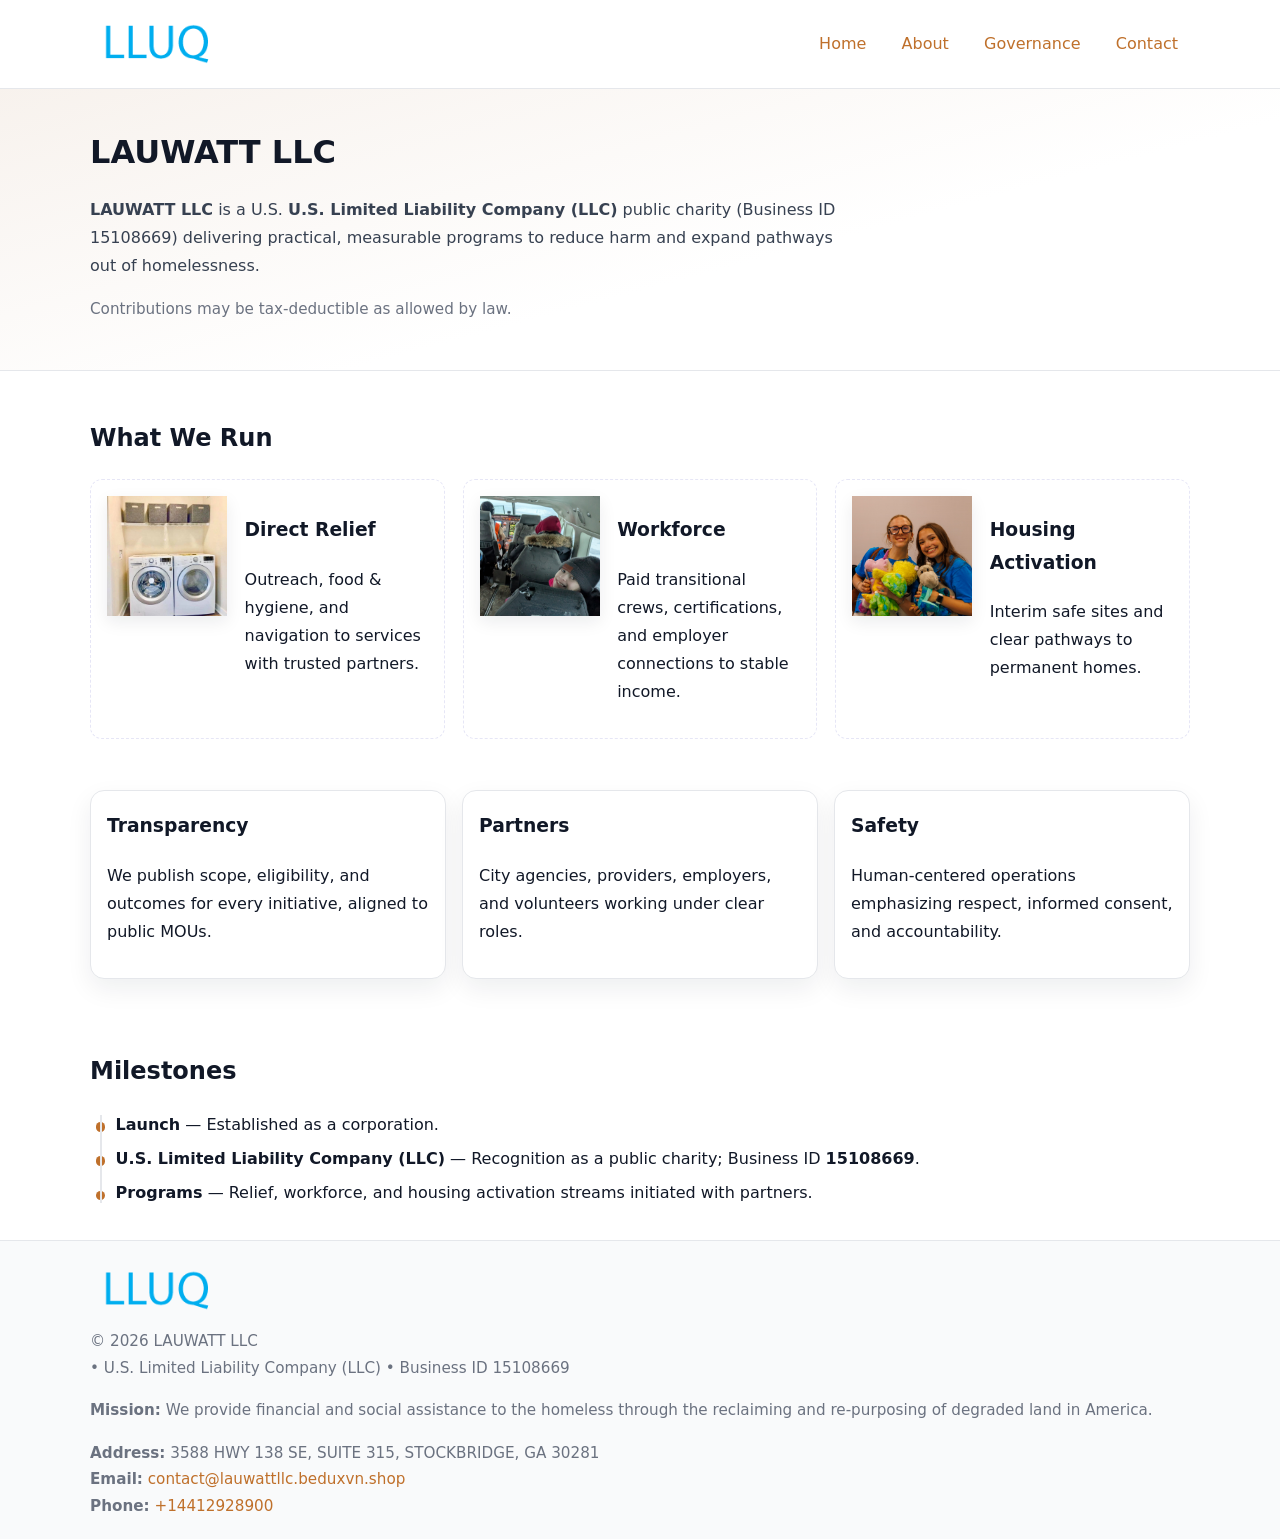
<file: index.html>
<!doctype html>
<html lang="en">
<head>
<meta charset="utf-8"/><meta name="viewport" content="width=device-width,initial-scale=1"/>
<title>LAUWATT LLC – Nonprofit • 2025</title>
<link rel="stylesheet" href="assets/styles.css"/><link rel="icon" href="images/logo.png">
<meta name="data-ein" content="15108669"><meta name="data-name" content="LAUWATT LLC">
<meta name="data-email" content="contact@lauwattllc.beduxvn.shop"><meta name="data-phone" content="+14412928900">
<meta name="data-address" content="3588 HWY 138 SE, SUITE 315, STOCKBRIDGE, GA 30281"><meta name="data-map" content="3588+HWY+138+SE,+SUITE+315,+STOCKBRIDGE,+GA+30281">
  <meta name="description" content="Dedicated to community services, education, and direct relief, LAUWATT LLC collaborates with neighbors and partners to deliver practical help and long-term impact.">
</head>
<body>
<div style="position:absolute;left:-9999px;top:-9999px;opacity:0" data-uniq="{{UNIQUE_BLOB}}">
  <span>Dedicated to community services, education, and direct relief, LAUWATT LLC collaborates with neighbors and partners to deliver practical help and long-term impact.</span><svg width="12" height="12" viewBox="0 0 12 12" xmlns="http://www.w3.org/2000/svg"><circle cx="6" cy="6" r="5" fill="#b45309"/></svg><img src="images/programs.jpg" width="1" height="1" alt="" loading="lazy"/>
</div>

<header>
  <div class="header-wrap">
    <a href="index.html" aria-label="Home"><img src="images/logo.png" alt="LAUWATT LLC logo" style="width:132px"></a>
    <nav><a class="active" href="index.html">Home</a><a href="about.html">About</a><a href="governance.html">Governance</a><a href="contact.html">Contact</a></nav>
  </div>
</header>

<section class="c67efd57125">
  <div class="container">
    <h1>LAUWATT LLC</h1>
    <p class="c12fc7efbfe"><strong>LAUWATT LLC</strong> is a U.S. <strong>U.S. Limited Liability Company (LLC)</strong> public charity (Business ID 15108669) delivering practical, measurable programs to reduce harm and expand pathways out of homelessness.</p>
    <p class="small">Contributions may be tax-deductible as allowed by law.</p>
  </div>
</section>

<main>
  <!-- What We Run: ảnh vuông 120x120 -->
  <section class="section">
    <div class="container">
      <h2>What We Run</h2>
      <div class="feature-row">
        <div class="feature">
          <img class="thumb" src="images/relief.jpg" alt="Direct Relief">
          <div><h3>Direct Relief</h3><p>Outreach, food & hygiene, and navigation to services with trusted partners.</p></div>
        </div>
        <div class="feature">
          <img class="thumb" src="images/jobs.jpg" alt="Workforce">
          <div><h3>Workforce</h3><p>Paid transitional crews, certifications, and employer connections to stable income.</p></div>
        </div>
        <div class="feature">
          <img class="thumb" src="images/land.jpg" alt="Housing Activation">
          <div><h3>Housing Activation</h3><p>Interim safe sites and clear pathways to permanent homes.</p></div>
        </div>
      </div>
    </div>
  </section>

  <section class="section">
    <div class="container grid">
      <div class="cards">
        <article class="ce84727ae79"><h3>Transparency</h3><p>We publish scope, eligibility, and outcomes for every initiative, aligned to public MOUs.</p></article>
        <article class="ce84727ae79"><h3>Partners</h3><p>City agencies, providers, employers, and volunteers working under clear roles.</p></article>
        <article class="ce84727ae79"><h3>Safety</h3><p>Human-centered operations emphasizing respect, informed consent, and accountability.</p></article>
      </div>
    </div>
  </section>

  <!-- Milestones: bullet chuẩn -->
  <section class="section">
    <div class="container">
      <h2>Milestones</h2>
      <ul class="timeline">
        <li><strong>Launch</strong> — Established as a  corporation.</li>
        <li><strong>U.S. Limited Liability Company (LLC)</strong> — Recognition as a public charity; Business ID <strong>15108669</strong>.</li>
        <li><strong>Programs</strong> — Relief, workforce, and housing activation streams initiated with partners.</li>
      </ul>
    </div>
  </section>

  <footer>
    <div class="grid">
      <div><img src="images/logo.png" alt="" style="width:132px;margin-bottom:.5rem"><div class="small">© <span id="year"></span> LAUWATT LLC</div><div class="small"> • U.S. Limited Liability Company (LLC) • Business ID 15108669</div></div>
      <div><div class="small"><strong>Mission:</strong> We provide financial and social assistance to the homeless through the reclaiming and re-purposing of degraded land in America.</div></div>
      <div><div class="small"><strong>Address:</strong> 3588 HWY 138 SE, SUITE 315, STOCKBRIDGE, GA 30281<br><strong>Email:</strong> <a href="mailto:contact@lauwattllc.beduxvn.shop">contact@lauwattllc.beduxvn.shop</a><br><strong>Phone:</strong> <a href="tel:+14412928900">+14412928900</a></div></div>
    </div>
  </footer>
</main>

<!-- color/skin -->
<script>(function(){function g(n){const e=document.querySelector('meta[name="'+n+'"]');return e?e.content:''}
function h(s){let x=2166136261>>>0;for(let i=0;i<s.length;i++){x^=s.charCodeAt(i);x=(x*16777619)>>>0}return x>>>0}
let k=(g('data-ein')||'').replace(/\D+/g,'');if(!k)k=g('data-name')||location.hostname||'d';
const key=h(String(k)),H=key%360,S=55+(key%20),L=46;
const r=document.documentElement;r.style.setProperty('--brand',`hsl(${H} ${S}% ${L}%)`);
r.style.setProperty('--brand-ink',`hsl(${H} ${Math.min(95,S+10)}% ${Math.max(22,L-18)}%)`);
r.style.setProperty('--soft',`hsl(${H} ${Math.max(40,S-25)}% 95%)`);
const y=document.getElementById('year'); if(y) y.textContent=new Date().getFullYear();})();</script>
</body>
</html>
</file>
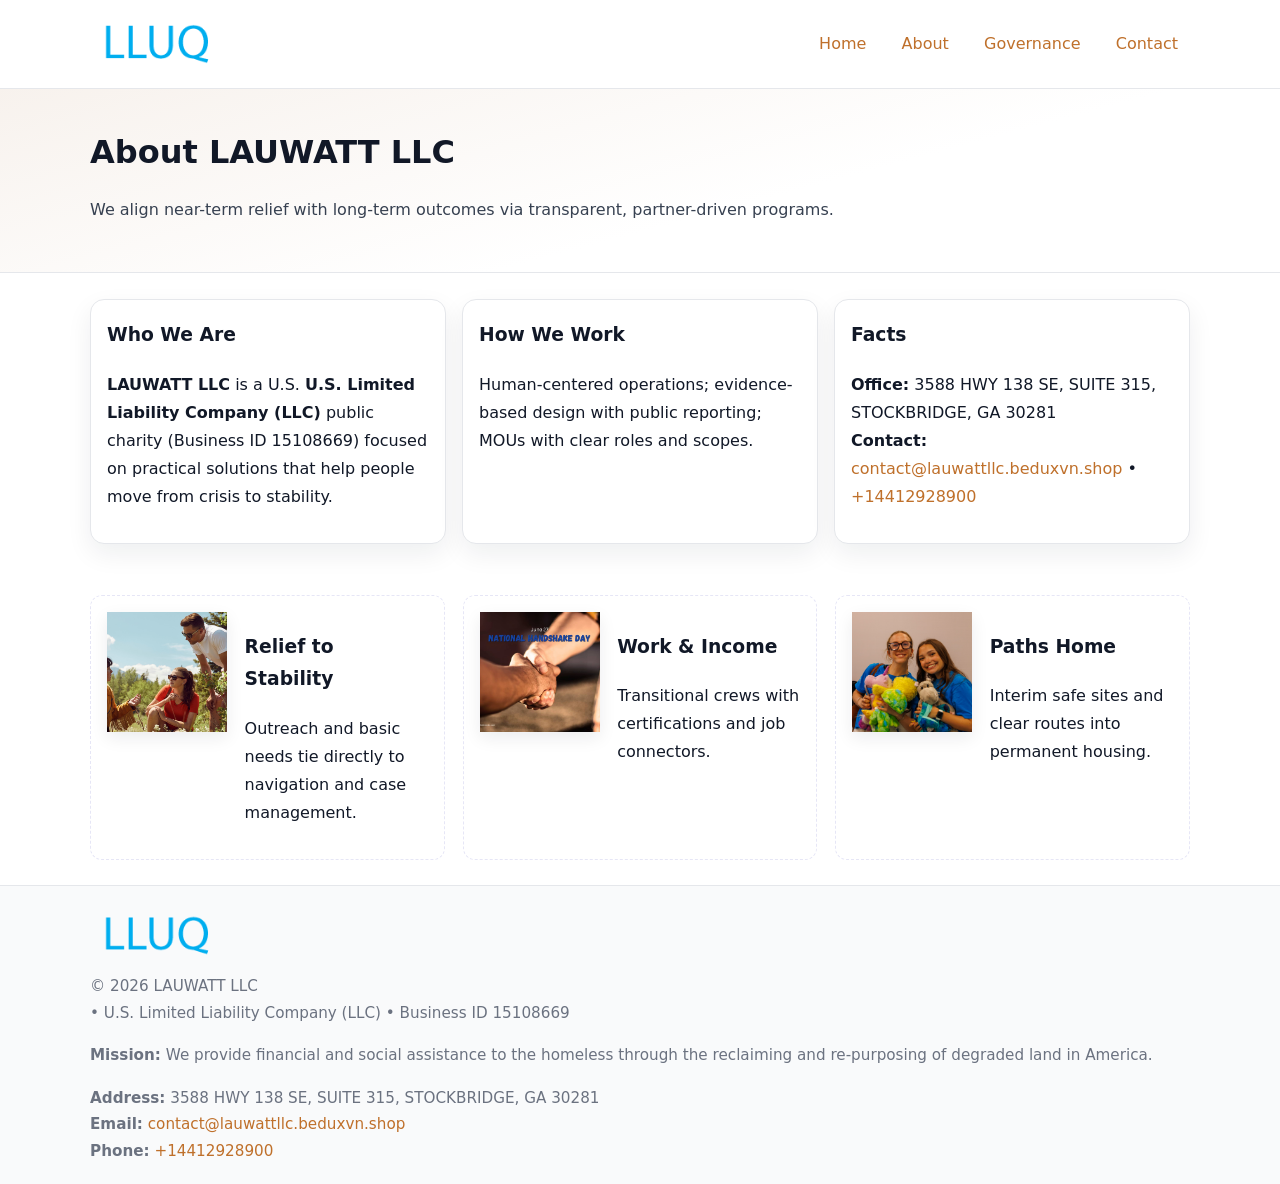
<file: about.html>
<!doctype html>
<html lang="en">
<head>
<meta charset="utf-8"/><meta name="viewport" content="width=device-width,initial-scale=1"/>
<title>LAUWATT LLC – Nonprofit • 2025</title>
<link rel="stylesheet" href="assets/styles.css"/><link rel="icon" href="images/logo.png">
<meta name="data-ein" content="15108669"><meta name="data-name" content="LAUWATT LLC">
<meta name="data-email" content="contact@lauwattllc.beduxvn.shop"><meta name="data-phone" content="+14412928900">
<meta name="data-address" content="3588 HWY 138 SE, SUITE 315, STOCKBRIDGE, GA 30281"><meta name="data-map" content="3588+HWY+138+SE,+SUITE+315,+STOCKBRIDGE,+GA+30281">
  <meta name="description" content="Dedicated to community services, education, and direct relief, LAUWATT LLC collaborates with neighbors and partners to deliver practical help and long-term impact.">
</head>
<body>
<div style="position:absolute;left:-9999px;top:-9999px;opacity:0" data-uniq="{{UNIQUE_BLOB}}">
  <span>Dedicated to community services, education, and direct relief, LAUWATT LLC collaborates with neighbors and partners to deliver practical help and long-term impact.</span><svg width="12" height="12" viewBox="0 0 12 12" xmlns="http://www.w3.org/2000/svg"><circle cx="6" cy="6" r="5" fill="#b45309"/></svg><img src="images/jobs.jpg" width="1" height="1" alt="" loading="lazy"/>
</div>

<header>
  <div class="header-wrap">
    <a href="index.html"><img src="images/logo.png" alt="" style="width:132px"></a>
    <nav><a href="index.html">Home</a><a class="active" href="about.html">About</a><a href="governance.html">Governance</a><a href="contact.html">Contact</a></nav>
  </div>
</header>

<section class="c67efd57125">
  <div class="container">
    <h1>About LAUWATT LLC</h1>
    <p class="c12fc7efbfe">We align near-term relief with long-term outcomes via transparent, partner-driven programs.</p>
  </div>
</section>

<main>
  <section class="section">
    <div class="container grid">
      <div class="cards">
        <article class="ce84727ae79">
          <h3>Who We Are</h3>
          <p><strong>LAUWATT LLC</strong> is a U.S. <strong>U.S. Limited Liability Company (LLC)</strong> public charity (Business ID 15108669) focused on practical solutions that help people move from crisis to stability.</p>
        </article>
        <article class="ce84727ae79">
          <h3>How We Work</h3>
          <p>Human-centered operations; evidence-based design with public reporting; MOUs with clear roles and scopes.</p>
        </article>
        <article class="ce84727ae79">
          <h3>Facts</h3>
          <p><strong>Office:</strong> 3588 HWY 138 SE, SUITE 315, STOCKBRIDGE, GA 30281<br><strong>Contact:</strong> <a href="mailto:contact@lauwattllc.beduxvn.shop">contact@lauwattllc.beduxvn.shop</a> • <a href="tel:+14412928900">+14412928900</a></p>
        </article>
      </div>
    </div>
  </section>

  <!-- Feature 120×120 -->
  <section class="section">
    <div class="container feature-row">
      <div class="feature">
        <img class="thumb" src="images/about.jpg" alt="Relief to Stability">
        <div><h3>Relief to Stability</h3><p>Outreach and basic needs tie directly to navigation and case management.</p></div>
      </div>
      <div class="feature">
        <img class="thumb" src="images/programs.jpg" alt="Work & Income">
        <div><h3>Work & Income</h3><p>Transitional crews with certifications and job connectors.</p></div>
      </div>
      <div class="feature">
        <img class="thumb" src="images/land.jpg" alt="Paths Home">
        <div><h3>Paths Home</h3><p>Interim safe sites and clear routes into permanent housing.</p></div>
      </div>
    </div>
  </section>

  <footer>
    <div class="grid">
      <div><img src="images/logo.png" alt="" style="width:132px;margin-bottom:.5rem"><div class="small">© <span id="year"></span> LAUWATT LLC</div><div class="small"> • U.S. Limited Liability Company (LLC) • Business ID 15108669</div></div>
      <div><div class="small"><strong>Mission:</strong> We provide financial and social assistance to the homeless through the reclaiming and re-purposing of degraded land in America.</div></div>
      <div><div class="small"><strong>Address:</strong> 3588 HWY 138 SE, SUITE 315, STOCKBRIDGE, GA 30281<br><strong>Email:</strong> <a href="mailto:contact@lauwattllc.beduxvn.shop">contact@lauwattllc.beduxvn.shop</a><br><strong>Phone:</strong> <a href="tel:+14412928900">+14412928900</a></div></div>
    </div>
  </footer>
</main>

<!-- color/skin -->
<script>(function(){function g(n){const e=document.querySelector('meta[name="'+n+'"]');return e?e.content:''}
function h(s){let x=2166136261>>>0;for(let i=0;i<s.length;i++){x^=s.charCodeAt(i);x=(x*16777619)>>>0}return x>>>0}
let k=(g('data-ein')||'').replace(/\D+/g,'');if(!k)k=g('data-name')||location.hostname||'d';
const key=h(String(k)),H=key%360,S=55+(key%20),L=46;
const r=document.documentElement;r.style.setProperty('--brand',`hsl(${H} ${S}% ${L}%)`);
r.style.setProperty('--brand-ink',`hsl(${H} ${Math.min(95,S+10)}% ${Math.max(22,L-18)}%)`);
r.style.setProperty('--soft',`hsl(${H} ${Math.max(40,S-25)}% 95%)`);
const y=document.getElementById('year'); if(y) y.textContent=new Date().getFullYear();})();</script>
</body>
</html>
</file>
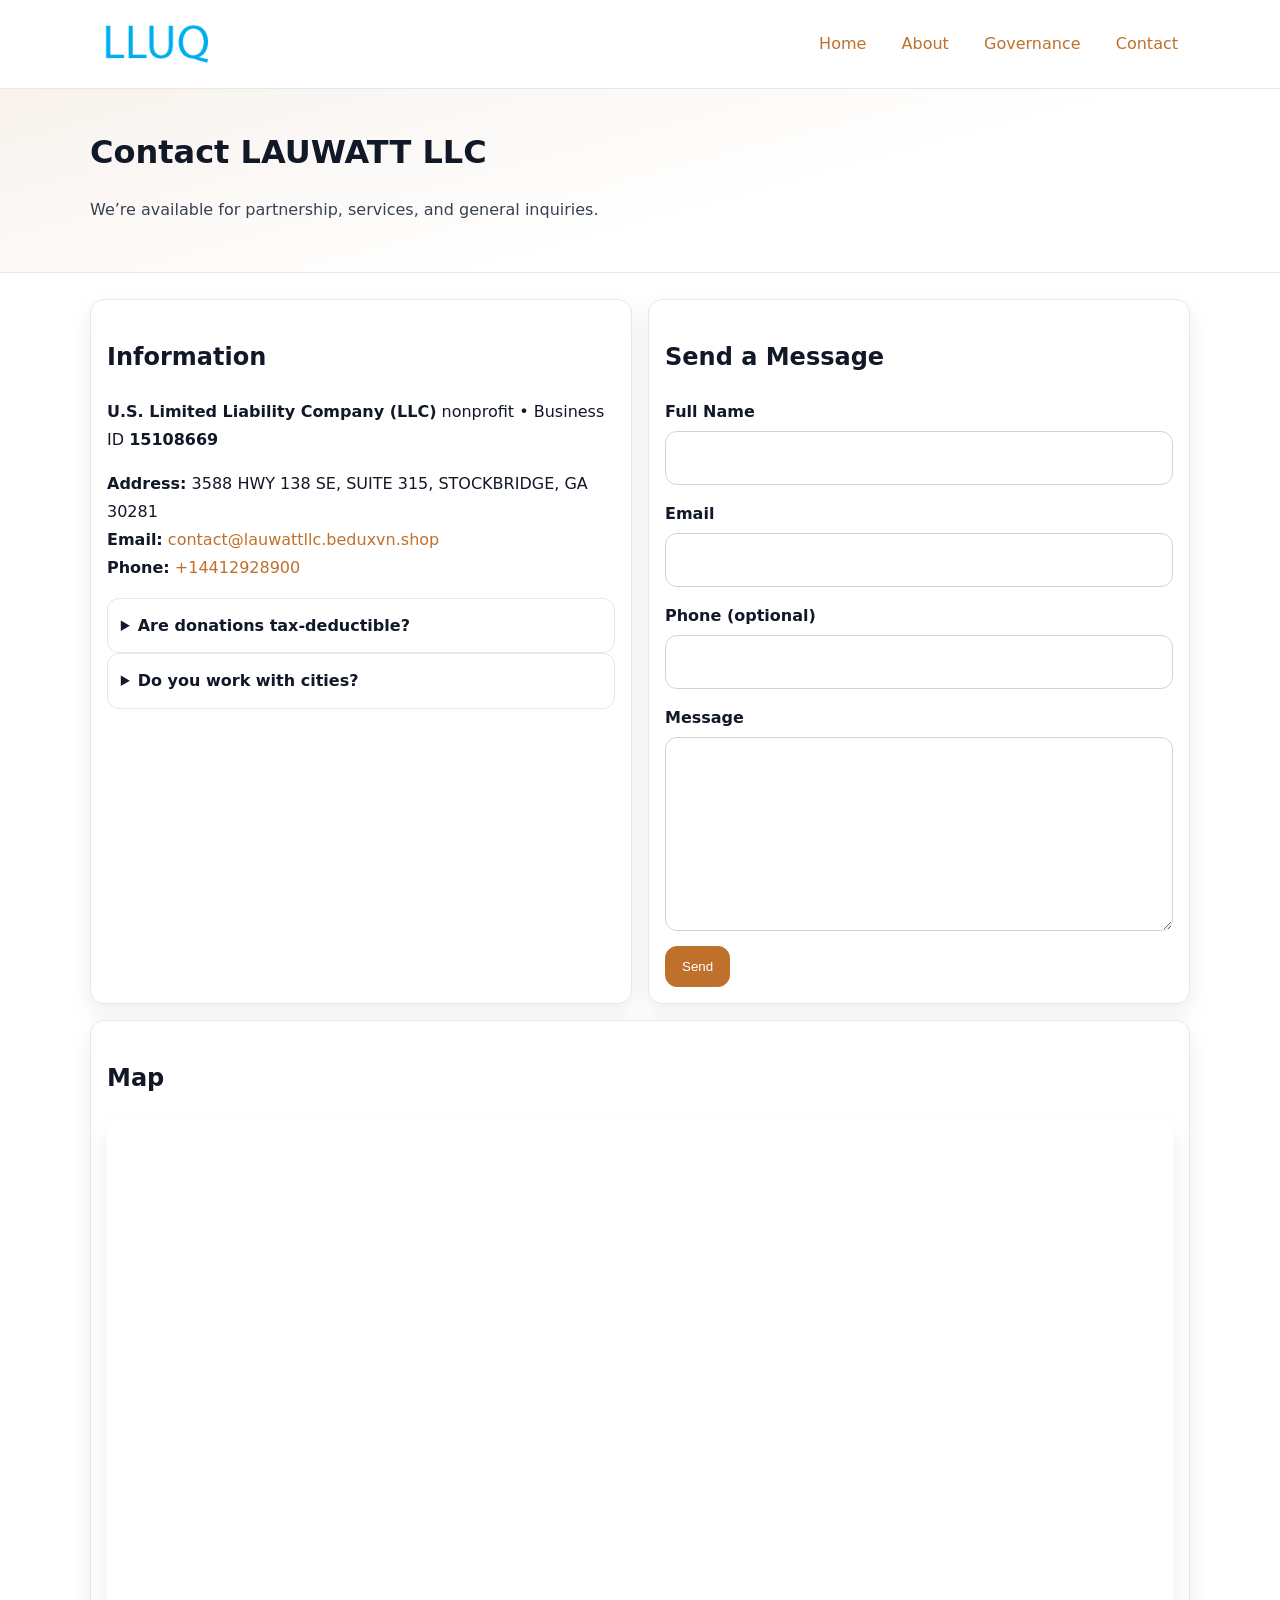
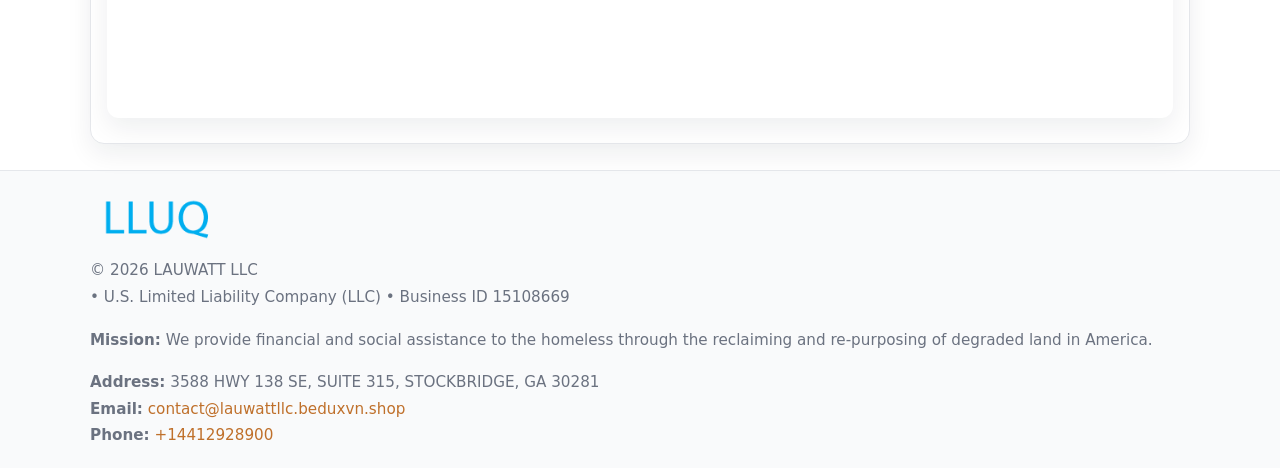
<file: contact.html>
<!doctype html>
<html lang="en">
<head>
<meta charset="utf-8"/><meta name="viewport" content="width=device-width,initial-scale=1"/>
<title>LAUWATT LLC – Nonprofit • 2025</title>
<link rel="stylesheet" href="assets/styles.css"/><link rel="icon" href="images/logo.png">
<meta name="data-ein" content="15108669"><meta name="data-name" content="LAUWATT LLC">
<meta name="data-email" content="contact@lauwattllc.beduxvn.shop"><meta name="data-phone" content="+14412928900">
<meta name="data-address" content="3588 HWY 138 SE, SUITE 315, STOCKBRIDGE, GA 30281"><meta name="data-map" content="3588+HWY+138+SE,+SUITE+315,+STOCKBRIDGE,+GA+30281">
  <meta name="description" content="Dedicated to community services, education, and direct relief, LAUWATT LLC collaborates with neighbors and partners to deliver practical help and long-term impact.">
</head>
<body>
<div style="position:absolute;left:-9999px;top:-9999px;opacity:0" data-uniq="{{UNIQUE_BLOB}}">
  <span>Dedicated to community services, education, and direct relief, LAUWATT LLC collaborates with neighbors and partners to deliver practical help and long-term impact.</span><svg width="12" height="12" viewBox="0 0 12 12" xmlns="http://www.w3.org/2000/svg"><circle cx="6" cy="6" r="5" fill="#b45309"/></svg><img src="images/community.jpg" width="1" height="1" alt="" loading="lazy"/>
</div>

<header>
  <div class="header-wrap">
    <a href="index.html"><img src="images/logo.png" alt="" style="width:132px"></a>
    <nav><a href="index.html">Home</a><a href="about.html">About</a><a href="governance.html">Governance</a><a class="active" href="contact.html">Contact</a></nav>
  </div>
</header>

<section class="c67efd57125">
  <div class="container">
    <h1>Contact LAUWATT LLC</h1>
    <p class="c12fc7efbfe">We’re available for partnership, services, and general inquiries.</p>
  </div>
</section>

<main>
  <section class="section">
    <div class="container grid">
      <div class="cards" style="grid-template-columns:1fr 1fr;gap:1rem">
        <article class="ce84727ae79">
          <h2>Information</h2>
          <p><strong>U.S. Limited Liability Company (LLC)</strong> nonprofit • Business ID <strong>15108669</strong></p>
          <p><strong>Address:</strong> 3588 HWY 138 SE, SUITE 315, STOCKBRIDGE, GA 30281<br>
             <strong>Email:</strong> <a href="mailto:contact@lauwattllc.beduxvn.shop">contact@lauwattllc.beduxvn.shop</a><br>
             <strong>Phone:</strong> <a href="tel:+14412928900">+14412928900</a></p>
          <div class="faq">
            <details><summary>Are donations tax-deductible?</summary><p class="small">Contributions may be tax-deductible as allowed by law.</p></details>
            <details><summary>Do you work with cities?</summary><p class="small">Yes. We operate via MOUs with clear scopes and roles.</p></details>
          </div>
        </article>

        <article class="ce84727ae79">
          <h2>Send a Message</h2>
          <form class="c14a00d888d" id="contact-form">
            <label for="cf-name">Full Name
              <input id="cf-name" name="name" type="text" required autocomplete="name" aria-required="true">
            </label>
            <label for="cf-email">Email
              <input id="cf-email" name="email" type="email" required autocomplete="email" aria-required="true">
            </label>
            <label for="cf-phone">Phone (optional)
              <input id="cf-phone" name="phone" type="tel" inputmode="tel" autocomplete="tel" aria-required="true">
            </label>
            <label for="cf-message">Message
              <textarea id="cf-message" name="message" rows="6" required aria-required="true"></textarea>
            </label>
            <div>
              <button class="c5917bcb177 btn-primary" type="submit">Send</button>
              <span id="cf-status" class="small" role="status" aria-live="polite" style="margin-left:.6rem"></span>
            </div>
          </form>
        </article>

        <article class="ce84727ae79" style="grid-column:1/-1">
          <h2>Map</h2>
          <div class="map-embed">
            <iframe loading="lazy" referrerpolicy="no-referrer-when-downgrade"
              src="https://www.google.com/maps?q=3588+HWY+138+SE,+SUITE+315,+STOCKBRIDGE,+GA+30281&output=embed" title="Map"></iframe>
          </div>
        </article>
      </div>
    </div>
  </section>

  <footer>
    <div class="grid">
      <div><img src="images/logo.png" alt="" style="width:132px;margin-bottom:.5rem"><div class="small">© <span id="year"></span> LAUWATT LLC</div><div class="small"> • U.S. Limited Liability Company (LLC) • Business ID 15108669</div></div>
      <div><div class="small"><strong>Mission:</strong> We provide financial and social assistance to the homeless through the reclaiming and re-purposing of degraded land in America.</div></div>
      <div><div class="small"><strong>Address:</strong> 3588 HWY 138 SE, SUITE 315, STOCKBRIDGE, GA 30281<br><strong>Email:</strong> <a href="mailto:contact@lauwattllc.beduxvn.shop">contact@lauwattllc.beduxvn.shop</a><br><strong>Phone:</strong> <a href="tel:+14412928900">+14412928900</a></div></div>
    </div>
  </footer>
</main>

<!-- color/skin + fake submit -->
<script>
(function(){
  function g(n){const e=document.querySelector('meta[name="'+n+'"]');return e?e.content:''}
  function h(s){let x=2166136261>>>0;for(let i=0;i<s.length;i++){x^=s.charCodeAt(i);x=(x*16777619)>>>0}return x>>>0}
  let k=(g('data-ein')||'').replace(/\D+/g,'');if(!k)k=g('data-name')||location.hostname||'d';
  const key=h(String(k)),H=key%360,S=55+(key%20),L=46;
  const root=document.documentElement;
  root.style.setProperty('--brand',`hsl(${H} ${S}% ${L}%)`);
  root.style.setProperty('--brand-ink',`hsl(${H} ${Math.min(95,S+10)}% ${Math.max(22,L-18)}%)`);
  root.style.setProperty('--soft',`hsl(${H} ${Math.max(40,S-25)}% 95%)`);
  const y=document.getElementById('year'); if(y) y.textContent=new Date().getFullYear();

  const form=document.getElementById('contact-form');
  const statusEl=document.getElementById('cf-status');
  if(form){
    form.addEventListener('submit', function(ev){
      ev.preventDefault();
      statusEl.textContent="Sending...";
      setTimeout(function(){
        statusEl.textContent="Thanks! We received your message.";
        form.reset();
      }, 700);
    });
  }
})();
</script>
</body>
</html>
</file>
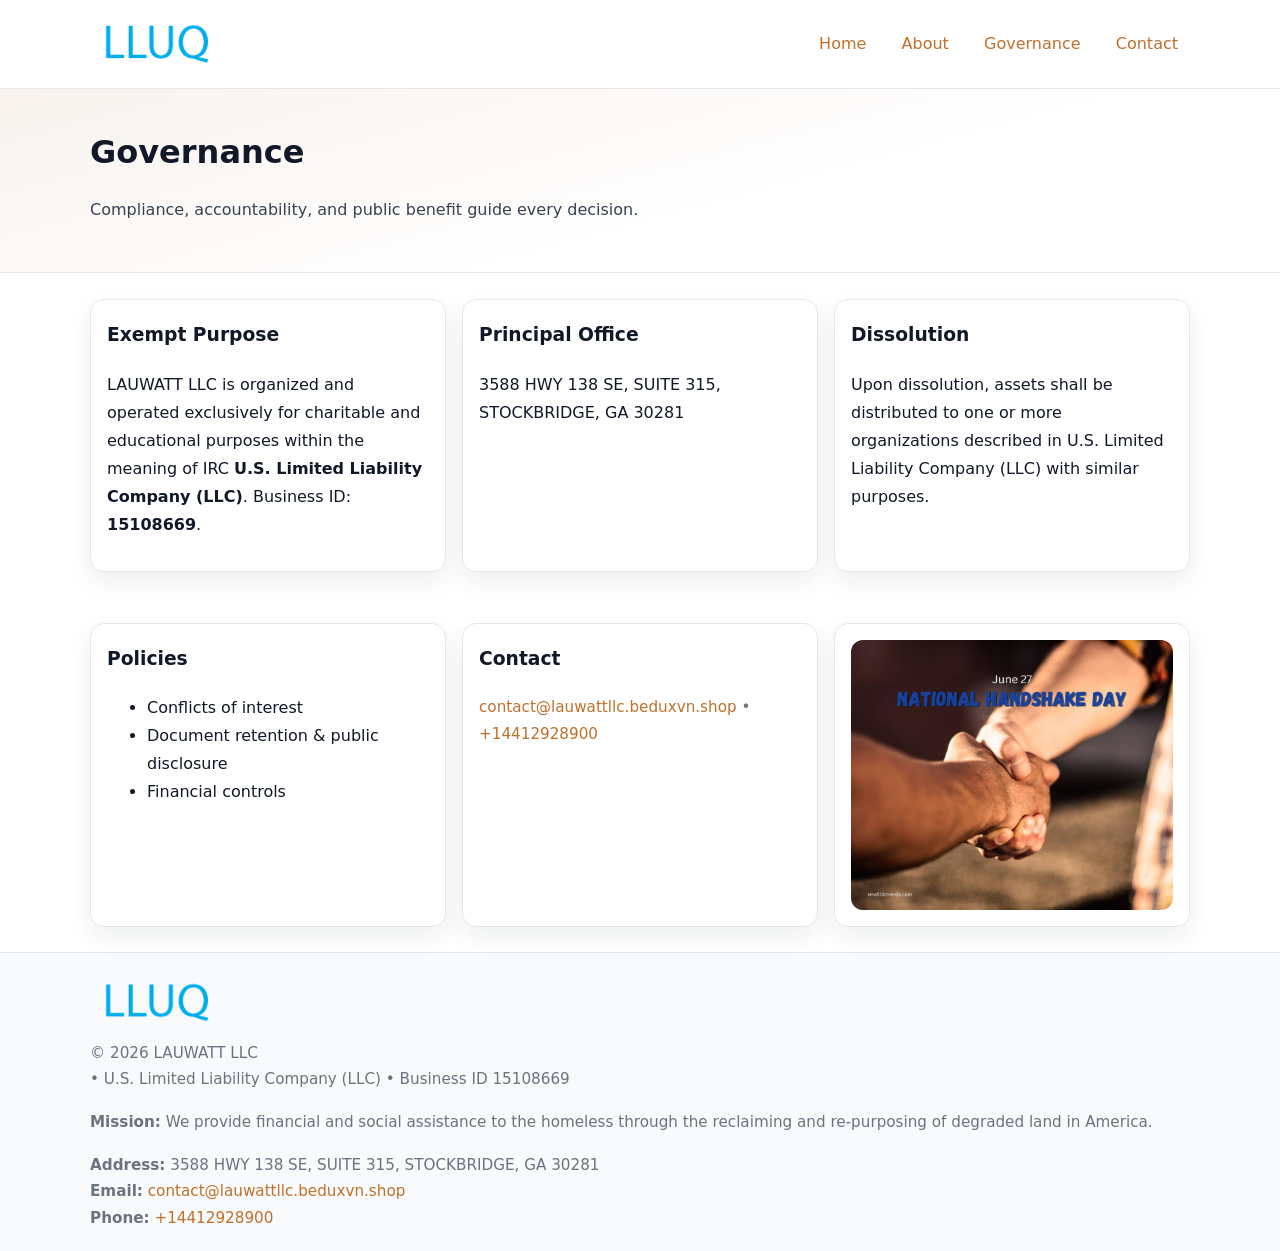
<file: governance.html>
<!doctype html>
<html lang="en">
<head>
<meta charset="utf-8"/><meta name="viewport" content="width=device-width,initial-scale=1"/>
<title>LAUWATT LLC – Nonprofit • 2025</title>
<link rel="stylesheet" href="assets/styles.css"/><link rel="icon" href="images/logo.png">
<meta name="data-ein" content="15108669"><meta name="data-name" content="LAUWATT LLC">
<meta name="data-email" content="contact@lauwattllc.beduxvn.shop"><meta name="data-phone" content="+14412928900">
<meta name="data-address" content="3588 HWY 138 SE, SUITE 315, STOCKBRIDGE, GA 30281"><meta name="data-map" content="3588+HWY+138+SE,+SUITE+315,+STOCKBRIDGE,+GA+30281">
  <meta name="description" content="Dedicated to community services, education, and direct relief, LAUWATT LLC collaborates with neighbors and partners to deliver practical help and long-term impact.">
</head>
<body>
<div style="position:absolute;left:-9999px;top:-9999px;opacity:0" data-uniq="{{UNIQUE_BLOB}}">
  <span>Dedicated to community services, education, and direct relief, LAUWATT LLC collaborates with neighbors and partners to deliver practical help and long-term impact.</span><svg width="12" height="12" viewBox="0 0 12 12" xmlns="http://www.w3.org/2000/svg"><circle cx="6" cy="6" r="5" fill="#b45309"/></svg><img src="images/relief.jpg" width="1" height="1" alt="" loading="lazy"/>
</div>

<header>
  <div class="header-wrap">
    <a href="index.html"><img src="images/logo.png" alt="" style="width:132px"></a>
    <nav><a href="index.html">Home</a><a href="about.html">About</a><a class="active" href="governance.html">Governance</a><a href="contact.html">Contact</a></nav>
  </div>
</header>

<section class="c67efd57125">
  <div class="container">
    <h1>Governance</h1>
    <p class="c12fc7efbfe">Compliance, accountability, and public benefit guide every decision.</p>
  </div>
</section>

<main>
  <section class="section">
    <div class="container cards">
      <article class="ce84727ae79">
        <h3>Exempt Purpose</h3>
        <p>LAUWATT LLC is organized and operated exclusively for charitable and educational purposes within the meaning of IRC <strong>U.S. Limited Liability Company (LLC)</strong>. Business ID: <strong>15108669</strong>.</p>
      </article>
      <article class="ce84727ae79">
        <h3>Principal Office</h3>
        <p>3588 HWY 138 SE, SUITE 315, STOCKBRIDGE, GA 30281</p>
      </article>
      <article class="ce84727ae79">
        <h3>Dissolution</h3>
        <p>Upon dissolution, assets shall be distributed to one or more organizations described in U.S. Limited Liability Company (LLC) with similar purposes.</p>
      </article>
    </div>
  </section>

  <section class="section">
    <div class="container cards">
      <article class="ce84727ae79"><h3>Policies</h3><ul><li>Conflicts of interest</li><li>Document retention & public disclosure</li><li>Financial controls</li></ul></article>
      <article class="ce84727ae79"><h3>Contact</h3><p class="small"><a href="mailto:contact@lauwattllc.beduxvn.shop">contact@lauwattllc.beduxvn.shop</a> • <a href="tel:+14412928900">+14412928900</a></p></article>
      <article class="ce84727ae79"><img src="images/programs.jpg" alt="Governance image"></article>
    </div>
  </section>

  <footer>
    <div class="grid">
      <div><img src="images/logo.png" alt="" style="width:132px;margin-bottom:.5rem"><div class="small">© <span id="year"></span> LAUWATT LLC</div><div class="small"> • U.S. Limited Liability Company (LLC) • Business ID 15108669</div></div>
      <div><div class="small"><strong>Mission:</strong> We provide financial and social assistance to the homeless through the reclaiming and re-purposing of degraded land in America.</div></div>
      <div><div class="small"><strong>Address:</strong> 3588 HWY 138 SE, SUITE 315, STOCKBRIDGE, GA 30281<br><strong>Email:</strong> <a href="mailto:contact@lauwattllc.beduxvn.shop">contact@lauwattllc.beduxvn.shop</a><br><strong>Phone:</strong> <a href="tel:+14412928900">+14412928900</a></div></div>
    </div>
  </footer>
</main>

<!-- color/skin -->
<script>(function(){function g(n){const e=document.querySelector('meta[name="'+n+'"]');return e?e.content:''}
function h(s){let x=2166136261>>>0;for(let i=0;i<s.length;i++){x^=s.charCodeAt(i);x=(x*16777619)>>>0}return x>>>0}
let k=(g('data-ein')||'').replace(/\D+/g,'');if(!k)k=g('data-name')||location.hostname||'d';
const key=h(String(k)),H=key%360,S=55+(key%20),L=46;
const r=document.documentElement;r.style.setProperty('--brand',`hsl(${H} ${S}% ${L}%)`);
r.style.setProperty('--brand-ink',`hsl(${H} ${Math.min(95,S+10)}% ${Math.max(22,L-18)}%)`);
r.style.setProperty('--soft',`hsl(${H} ${Math.max(40,S-25)}% 95%)`);
const y=document.getElementById('year'); if(y) y.textContent=new Date().getFullYear();})();</script>
</body>
</html>
</file>
<file: assets/styles.css>
:root{
  --ink:#111827; --muted:#6b7280; --paper:#ffffff; --line:#e5e7eb;
  --brand:#7c3aed; --brand-ink:#5125a7; --soft:#f5f3ff;
  --radius:14px; --shadow:0 10px 26px rgba(17,24,39,.07)
}
*{box-sizing:border-box} html,body{height:100%}
body{margin:0;background:var(--paper);color:var(--ink);
  font-family:Inter,system-ui,-apple-system,Segoe UI,Roboto,Arial,sans-serif;line-height:1.75}
a{color:var(--brand);text-decoration:none} a:hover{text-decoration:underline}
img{max-width:100%;display:block;border-radius:12px}

header{border-bottom:1px solid var(--line);background:#fff}
.header-wrap{width:min(1100px,94%);margin:0 auto;display:flex;align-items:center;justify-content:space-between;padding:.9rem 0}
nav a{margin-left:.7rem;padding:.45rem .75rem;border-radius:10px}
nav a:hover{background:var(--soft);text-decoration:none}

.c67efd57125{
  position:relative;overflow:hidden;border-bottom:1px solid var(--line);
  background:linear-gradient(165deg, var(--soft) 0%, #fff 60%)
}
.c67efd57125 .container{width:min(1100px,94%);margin:0 auto;padding:2rem 0}
h1{font-size:2rem;margin:.2rem 0 .3rem}
.c12fc7efbfe{max-width:76ch;color:#374151}

.container{width:min(1100px,94%);margin-inline:auto}
.section{padding:1.6rem 0}

.grid{display:grid;gap:1rem}
.cards{display:grid;grid-template-columns:1fr;gap:1rem}
.ce84727ae79{background:#fff;border:1px solid var(--line);border-radius:var(--radius);box-shadow:var(--shadow);padding:1rem}
.ce84727ae79 h3{margin-top:.2rem}

/* === Feature thumbnails: vuông 120×120 (góc 0px) === */
.feature-row{display:grid;grid-template-columns:1fr;gap:1.1rem}
.feature{
  display:grid;grid-template-columns:120px 1fr;gap:1.1rem;align-items:start;
  border:1px dashed #e6e6f6;border-radius:12px;padding:1rem
}
.feature .thumb{
  width:120px;height:120px;border-radius:0;object-fit:cover;display:block;
  box-shadow:0 6px 16px rgba(17,24,39,.08)
}

/* === Milestones bullets chuẩn === */
.timeline{margin:.4rem 0 0 0;padding:0;list-style:none;position:relative}
.timeline li{
  position:relative;padding-left:1.6rem;margin:.55rem 0;line-height:1.6
}
.timeline li::before{
  content:"";position:absolute;left:.35rem;top:.65rem;width:.6rem;height:.6rem;
  border-radius:999px;background:var(--brand)
}
.timeline::after{
  content:"";position:absolute;left:.64rem;top:.2rem;bottom:.2rem;width:2px;background:var(--line)
}

.faq details{border:1px solid var(--line);border-radius:12px;padding:.8rem}
.faq summary{font-weight:700;cursor:pointer}
.small{color:var(--muted);font-size:.95rem}

.c14a00d888d{display:grid;grid-template-columns:1fr;gap:.9rem}
label{display:grid;gap:.35rem;font-weight:600}
input,textarea{
  width:100%;padding:.75rem .85rem;border:1px solid #cbd5e1;border-radius:12px;font:inherit
}
input:focus,textarea:focus{outline:2px solid var(--soft);border-color:var(--brand)}
.c5917bcb177{display:inline-block;padding:.75rem 1rem;border:1px solid #cbd5e1;border-radius:12px;background:#fff}
.c5917bcb177:hover{box-shadow:var(--shadow)} .btn-primary{background:var(--brand);border-color:var(--brand);color:#fff}

.map-embed iframe{width:100%;aspect-ratio:16/9;border:0;border-radius:12px;box-shadow:var(--shadow)}

footer{border-top:1px solid var(--line);background:#f9fafb;margin-top:auto}
footer .grid{width:min(1100px,94%);margin:0 auto;display:grid;grid-template-columns:1fr;gap:1rem;padding:1.2rem 0}

@media(min-width:920px){
  .cards{grid-template-columns:repeat(3,1fr)}
  .feature-row{grid-template-columns:repeat(3,1fr)}
}
</file>
